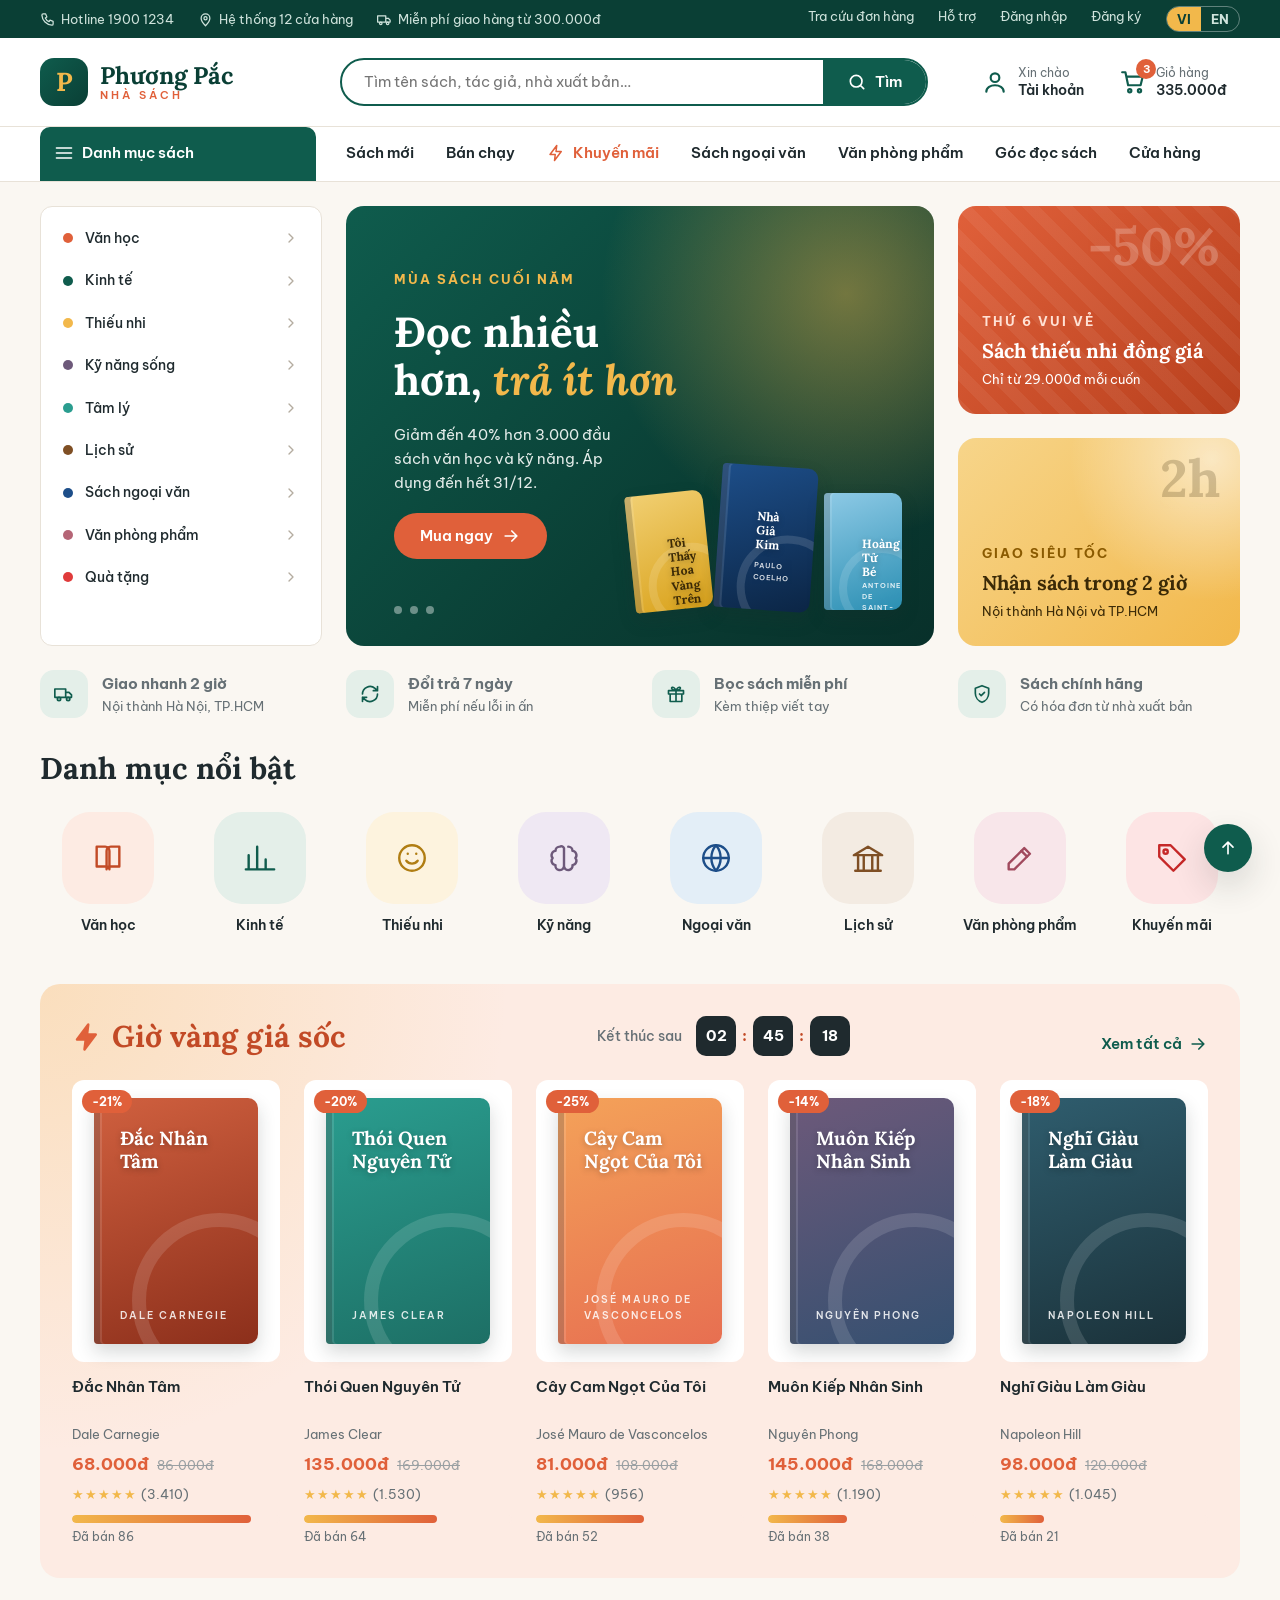
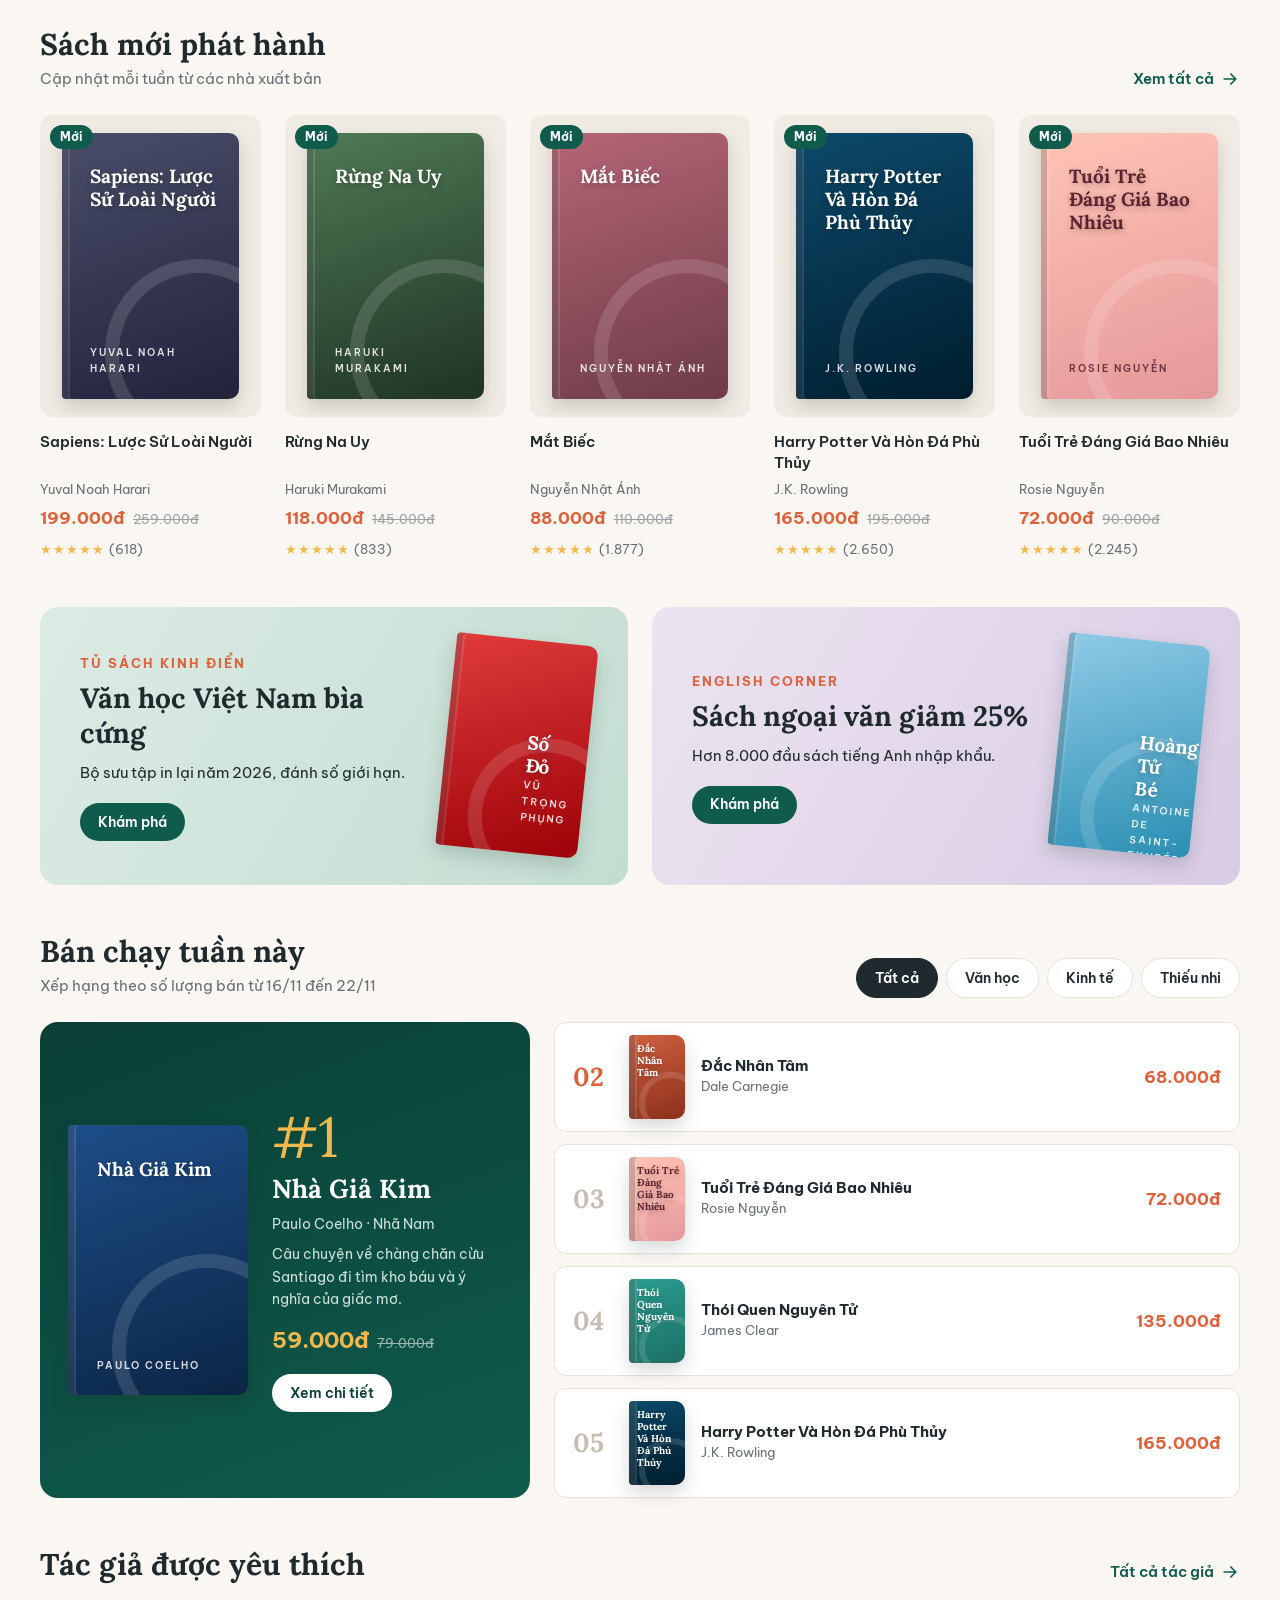
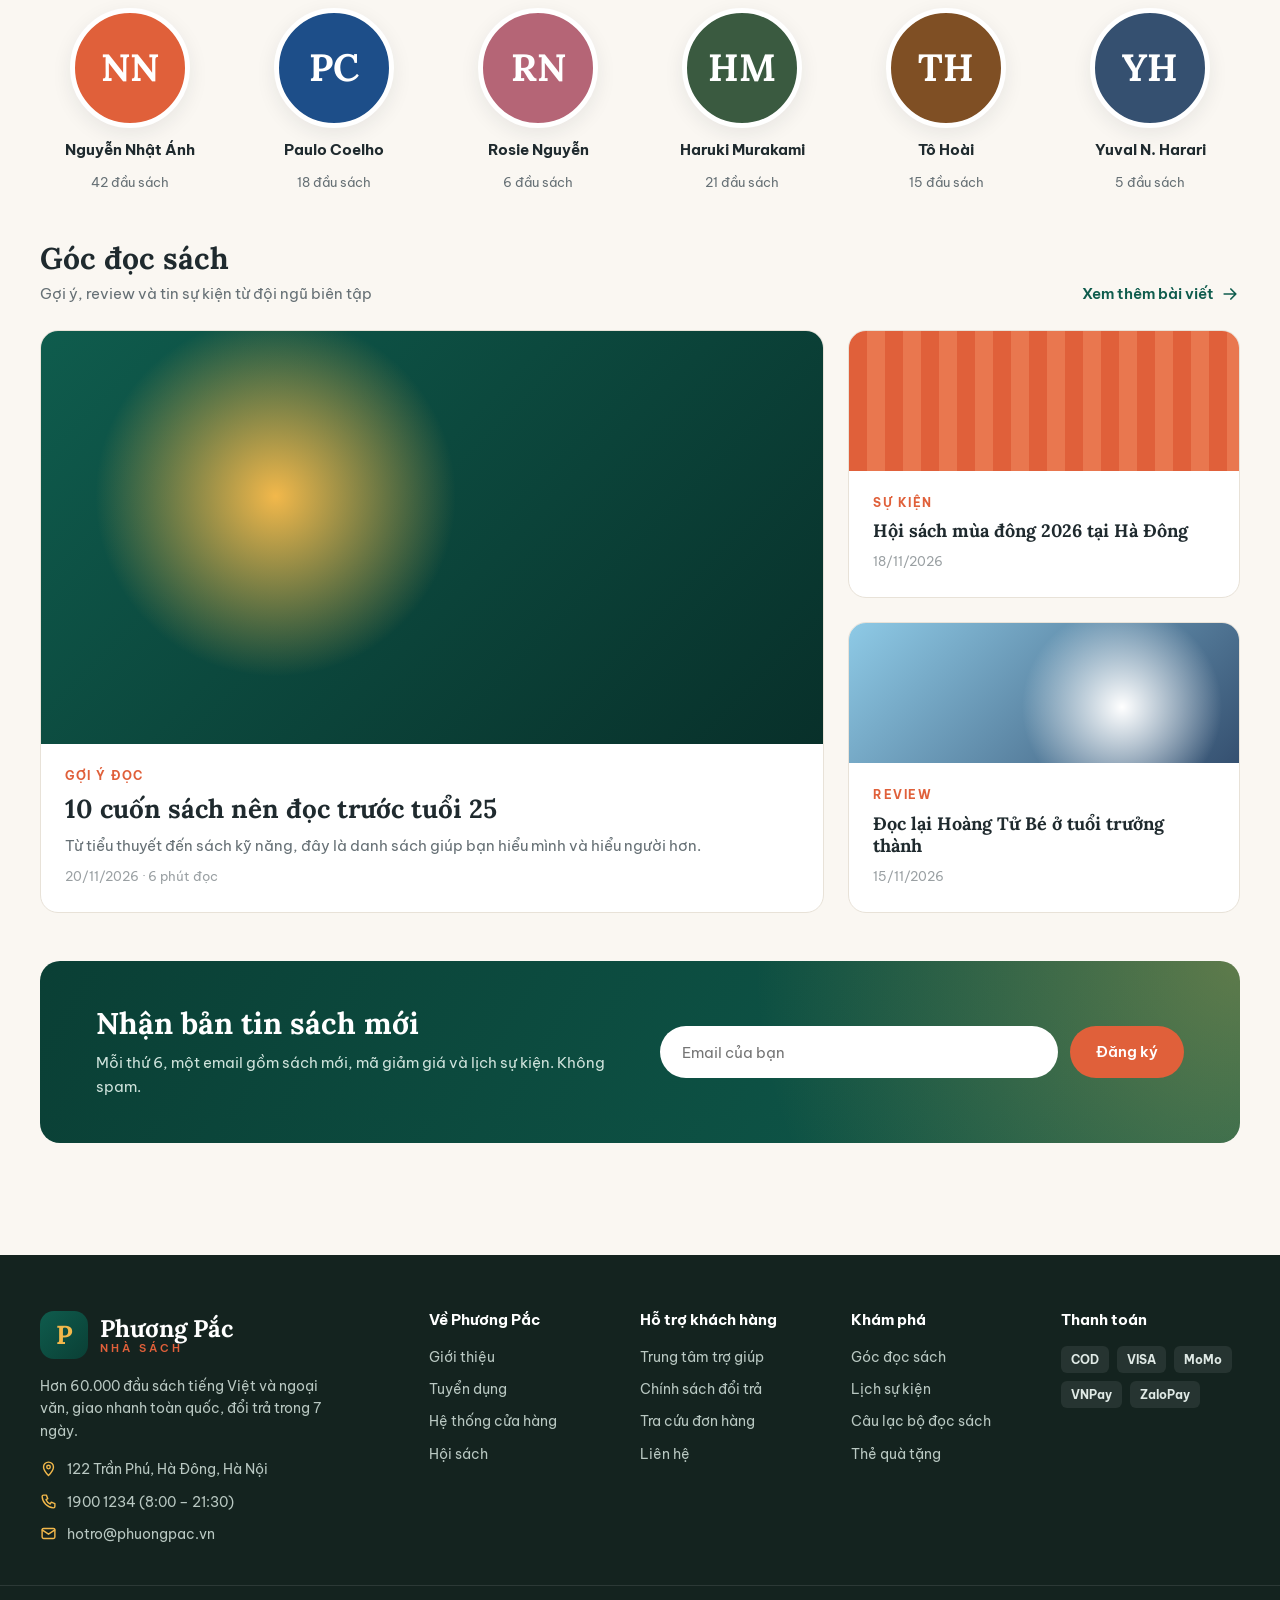
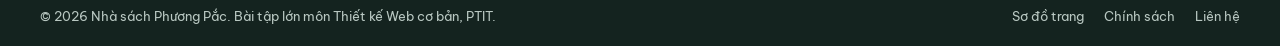
<file: index.html>
<!DOCTYPE html>
<html lang="vi">
<head>
  <meta charset="UTF-8">
  <meta name="viewport" content="width=device-width, initial-scale=1.0">
  <title>Nhà sách Phương Pắc | Sách hay giao nhanh</title>
  <link rel="preconnect" href="https://fonts.googleapis.com">
  <link rel="preconnect" href="https://fonts.gstatic.com" crossorigin>
  <link href="https://fonts.googleapis.com/css2?family=Be+Vietnam+Pro:wght@400;500;600;700;800&family=Lora:ital,wght@0,500;0,700;1,500;1,700&display=swap" rel="stylesheet">
  <link rel="stylesheet" href="css/bien.css">
  <link rel="stylesheet" href="css/chung.css">
  <link rel="stylesheet" href="css/nguoi-1.css">
</head>
<body>
<div class="thanh-tien-ich" id="dau">
  <div class="khung">
    <ul>
      <li><a href="tel:19001234"><svg class="icon" viewBox="0 0 24 24" aria-hidden="true"><path d="M5 3h4l2 5-2.5 1.5a11 11 0 0 0 6 6L16 13l5 2v4a2 2 0 0 1-2 2A17 17 0 0 1 3 5a2 2 0 0 1 2-2"/></svg>Hotline 1900 1234</a></li>
      <li><a href="cua-hang.html"><svg class="icon" viewBox="0 0 24 24" aria-hidden="true"><path d="M12 22s7-7 7-12a7 7 0 0 0-14 0c0 5 7 12 7 12z"/><circle cx="12" cy="10" r="2.5"/></svg>Hệ thống 12 cửa hàng</a></li>
      <li><svg class="icon" viewBox="0 0 24 24" aria-hidden="true"><path d="M1 6h13v10H1zM14 10h4l3 3v3h-7z"/><circle cx="6" cy="18" r="2"/><circle cx="17" cy="18" r="2"/></svg>Miễn phí giao hàng từ 300.000đ</li>
    </ul>
    <ul>
      <li><a href="tra-cuu-don.html">Tra cứu đơn hàng</a></li>
      <li><a href="tro-giup.html">Hỗ trợ</a></li>
      <li><a href="dang-nhap.html">Đăng nhập</a></li>
      <li><a href="dang-nhap.html#dang-ky">Đăng ký</a></li>
      <li class="chon-ngon-ngu" aria-label="Chọn ngôn ngữ"><a href="#" aria-current="true">VI</a><a href="#">EN</a></li>
    </ul>
  </div>
</div>
<header class="dau-trang">
  <div class="khung">
    <a class="logo" href="index.html" aria-label="Về trang chủ">
      <span class="logo__dau">P</span>
      <span class="logo__chu">Phương Pắc<small>Nhà sách</small></span>
    </a>
    <form class="tim-kiem" role="search" action="danh-muc.html">
      <input type="search" name="q" placeholder="Tìm tên sách, tác giả, nhà xuất bản…" aria-label="Tìm sách">
      <button type="submit"><svg class="icon" viewBox="0 0 24 24" aria-hidden="true"><circle cx="11" cy="11" r="7"/><path d="m20 20-3.5-3.5"/></svg>Tìm</button>
    </form>
    <nav class="tien-ich-phai" aria-label="Tài khoản và giỏ hàng">
      <a class="nut-icon" href="tai-khoan.html"><svg class="icon" viewBox="0 0 24 24" aria-hidden="true"><circle cx="12" cy="8" r="4"/><path d="M4 21c0-4 4-6 8-6s8 2 8 6"/></svg><span><small>Xin chào</small><b>Tài khoản</b></span></a>
      <a class="nut-icon" href="gio-hang.html"><svg class="icon" viewBox="0 0 24 24" aria-hidden="true"><circle cx="9" cy="20" r="1.5"/><circle cx="18" cy="20" r="1.5"/><path d="M2 3h3l2.5 12h11.5l2-8H6.2"/></svg><span class="so-dem">3</span><span><small>Giỏ hàng</small><b>335.000đ</b></span></a>
    </nav>
  </div>
</header>
<nav class="menu-chinh" aria-label="Điều hướng chính">
  <input type="checkbox" id="mo-menu" class="menu-check">
  <label for="mo-menu" class="lop-phu" aria-hidden="true"></label>
  <label for="mo-menu" class="nut-menu" aria-label="Mở menu"><svg class="icon" viewBox="0 0 24 24" aria-hidden="true"><path d="M3 6h18M3 12h18M3 18h18"/></svg></label>
  <div class="khung">
    <ul>
      <li class="dong-menu"><label for="mo-menu">✕ Đóng menu</label></li>
      <li class="nut-danh-muc"><a href="danh-muc.html"><svg class="icon" viewBox="0 0 24 24" aria-hidden="true"><path d="M3 6h18M3 12h18M3 18h18"/></svg>Danh mục sách</a>
        <div class="menu-lon"><div><h4>Văn học</h4><ul><li><a href="danh-muc.html">Tiểu thuyết</a></li><li><a href="danh-muc.html">Truyện ngắn</a></li><li><a href="danh-muc.html">Thơ</a></li><li><a href="danh-muc.html">Văn học kinh điển</a></li><li><a href="danh-muc.html">Light novel</a></li></ul></div><div><h4>Kinh tế</h4><ul><li><a href="danh-muc.html">Quản trị</a></li><li><a href="danh-muc.html">Marketing</a></li><li><a href="danh-muc.html">Khởi nghiệp</a></li><li><a href="danh-muc.html">Tài chính cá nhân</a></li><li><a href="danh-muc.html">Đầu tư</a></li></ul></div><div><h4>Thiếu nhi</h4><ul><li><a href="danh-muc.html">Truyện tranh</a></li><li><a href="danh-muc.html">Kiến thức</a></li><li><a href="danh-muc.html">Truyện cổ tích</a></li><li><a href="danh-muc.html">Sách tô màu</a></li><li><a href="danh-muc.html">Song ngữ</a></li></ul></div><div><h4>Kỹ năng sống</h4><ul><li><a href="danh-muc.html">Tâm lý</a></li><li><a href="danh-muc.html">Giao tiếp</a></li><li><a href="danh-muc.html">Tư duy</a></li><li><a href="danh-muc.html">Nuôi dạy con</a></li><li><a href="danh-muc.html">Sức khỏe</a></li></ul></div></div>
      </li>
      <li><a href="sach-moi-theo-tuan.html">Sách mới</a></li>
      <li><a href="xep-hang.html">Bán chạy</a></li>
      <li class="menu-noi-bat"><a href="khuyen-mai.html"><svg class="icon" viewBox="0 0 24 24" aria-hidden="true"><path d="M13 2 4 14h7l-1 8 9-12h-7z"/></svg>Khuyến mãi</a></li>
      <li><a href="danh-muc.html">Sách ngoại văn</a></li>
      <li><a href="chi-tiet-vpp.html">Văn phòng phẩm</a></li>
      <li><a href="goc-doc-sach.html">Góc đọc sách</a></li>
      <li><a href="cua-hang.html">Cửa hàng</a></li>
    </ul>
  </div>
</nav>

<main class="trang-chu">
<section class="khoi-dau">
  <div class="khung luoi-12">
    <nav class="cot-3 menu-doc" aria-label="Danh mục sách"><a href="danh-muc.html"><span class="cham-mau" style="background-color:#e0603a"></span>Văn học<svg class="icon" viewBox="0 0 24 24" aria-hidden="true"><path d="m9 6 6 6-6 6"/></svg></a><a href="danh-muc.html"><span class="cham-mau" style="background-color:#0f5c4d"></span>Kinh tế<svg class="icon" viewBox="0 0 24 24" aria-hidden="true"><path d="m9 6 6 6-6 6"/></svg></a><a href="danh-muc.html"><span class="cham-mau" style="background-color:#f2b84b"></span>Thiếu nhi<svg class="icon" viewBox="0 0 24 24" aria-hidden="true"><path d="m9 6 6 6-6 6"/></svg></a><a href="danh-muc.html"><span class="cham-mau" style="background-color:#6d597a"></span>Kỹ năng sống<svg class="icon" viewBox="0 0 24 24" aria-hidden="true"><path d="m9 6 6 6-6 6"/></svg></a><a href="danh-muc.html"><span class="cham-mau" style="background-color:#2a9d8f"></span>Tâm lý<svg class="icon" viewBox="0 0 24 24" aria-hidden="true"><path d="m9 6 6 6-6 6"/></svg></a><a href="danh-muc.html"><span class="cham-mau" style="background-color:#7f4f24"></span>Lịch sử<svg class="icon" viewBox="0 0 24 24" aria-hidden="true"><path d="m9 6 6 6-6 6"/></svg></a><a href="danh-muc.html"><span class="cham-mau" style="background-color:#1d4e89"></span>Sách ngoại văn<svg class="icon" viewBox="0 0 24 24" aria-hidden="true"><path d="m9 6 6 6-6 6"/></svg></a><a href="danh-muc.html"><span class="cham-mau" style="background-color:#b56576"></span>Văn phòng phẩm<svg class="icon" viewBox="0 0 24 24" aria-hidden="true"><path d="m9 6 6 6-6 6"/></svg></a><a href="danh-muc.html"><span class="cham-mau" style="background-color:#e03b3b"></span>Quà tặng<svg class="icon" viewBox="0 0 24 24" aria-hidden="true"><path d="m9 6 6 6-6 6"/></svg></a></nav>
    <div class="cot-6 banner-lon">
      <input class="chon-slide" type="radio" name="slide" id="slide-1" aria-label="Slide 1">
      <input class="chon-slide" type="radio" name="slide" id="slide-2" aria-label="Slide 2">
      <input class="chon-slide" type="radio" name="slide" id="slide-3" aria-label="Slide 3">
      <div class="slide-ray">
        <div class="slide slide--1">
          <span class="chu-nho-tren" style="color:var(--vang)">Mùa sách cuối năm</span>
          <h1>Đọc nhiều hơn, <em>trả ít hơn</em></h1>
          <p>Giảm đến 40% hơn 3.000 đầu sách văn học và kỹ năng. Áp dụng đến hết 31/12.</p>
          <a class="nut nut--cam" href="danh-muc.html">Mua ngay <svg class="icon" viewBox="0 0 24 24" aria-hidden="true"><path d="M5 12h14M13 6l6 6-6 6"/></svg></a>
          <div class="chong-sach"><div class="bia bia--6 "><span class="bia__ten">Tôi Thấy Hoa Vàng Trên Cỏ Xanh</span><span class="bia__tg">Nguyễn Nhật Ánh</span></div><div class="bia bia--1 "><span class="bia__ten">Nhà Giả Kim</span><span class="bia__tg">Paulo Coelho</span></div><div class="bia bia--10 "><span class="bia__ten">Hoàng Tử Bé</span><span class="bia__tg">Antoine de Saint-Exupéry</span></div></div>
        </div>
        <div class="slide slide--2">
          <span class="chu-nho-tren" style="color:#ffd6aa">Tủ sách kinh điển</span>
          <h2>Văn học Việt Nam <em>bìa cứng</em></h2>
          <p>Bộ sưu tập in lại năm 2026, đánh số giới hạn từng cuốn.</p>
          <a class="nut nut--cam" href="tu-sach-kinh-dien.html">Khám phá <svg class="icon" viewBox="0 0 24 24" aria-hidden="true"><path d="M5 12h14M13 6l6 6-6 6"/></svg></a>
          <div class="chong-sach"><div class="bia bia--13"><span class="bia__ten">Tắt Đèn</span><span class="bia__tg">Ngô Tất Tố</span></div><div class="bia bia--15"><span class="bia__ten">Số Đỏ</span><span class="bia__tg">Vũ Trọng Phụng</span></div><div class="bia bia--14"><span class="bia__ten">Dế Mèn Phiêu Lưu Ký</span><span class="bia__tg">Tô Hoài</span></div></div>
        </div>
        <div class="slide slide--3">
          <span class="chu-nho-tren" style="color:#c9d6ff">19 – 22/12 · Hà Đông</span>
          <h2>Hội sách <em>mùa đông</em> 2026</h2>
          <p>Bốn ngày ký tặng, giao lưu tác giả và gian hàng sách cũ.</p>
          <a class="nut nut--cam" href="hoi-sach.html">Đăng ký vé <svg class="icon" viewBox="0 0 24 24" aria-hidden="true"><path d="M5 12h14M13 6l6 6-6 6"/></svg></a>
          <div class="chong-sach"><div class="bia bia--9"><span class="bia__ten">Rừng Na Uy</span><span class="bia__tg">Haruki Murakami</span></div><div class="bia bia--8"><span class="bia__ten">Mắt Biếc</span><span class="bia__tg">Nguyễn Nhật Ánh</span></div><div class="bia bia--5"><span class="bia__ten">Muôn Kiếp Nhân Sinh</span><span class="bia__tg">Nguyên Phong</span></div></div>
        </div>
      </div>
      <div class="cham-trang">
        <label for="slide-1" aria-label="Xem slide 1"></label>
        <label for="slide-2" aria-label="Xem slide 2"></label>
        <label for="slide-3" aria-label="Xem slide 3"></label>
      </div>
    </div>
    <div class="cot-3">
      <a class="banner-nho banner-nho--cam" href="khuyen-mai.html"><span class="so-to">-50%</span><span class="chu-nho-tren" style="color:#ffe1d4">Thứ 6 vui vẻ</span><h3>Sách thiếu nhi đồng giá</h3><p>Chỉ từ 29.000đ mỗi cuốn</p></a>
      <a class="banner-nho banner-nho--vang" href="danh-muc.html"><span class="so-to">2h</span><span class="chu-nho-tren" style="color:#8a5a00">Giao siêu tốc</span><h3>Nhận sách trong 2 giờ</h3><p>Nội thành Hà Nội và TP.HCM</p></a>
    </div>
  </div>
  <ul class="khung cam-ket">
    <li><span class="vong-icon"><svg class="icon" viewBox="0 0 24 24" aria-hidden="true"><path d="M1 6h13v10H1zM14 10h4l3 3v3h-7z"/><circle cx="6" cy="18" r="2"/><circle cx="17" cy="18" r="2"/></svg></span><span><b>Giao nhanh 2 giờ</b><span>Nội thành Hà Nội, TP.HCM</span></span></li>
    <li><span class="vong-icon"><svg class="icon" viewBox="0 0 24 24" aria-hidden="true"><path d="M3 12a9 9 0 0 1 15-6.7L21 8M21 3v5h-5M21 12a9 9 0 0 1-15 6.7L3 16M3 21v-5h5"/></svg></span><span><b>Đổi trả 7 ngày</b><span>Miễn phí nếu lỗi in ấn</span></span></li>
    <li><span class="vong-icon"><svg class="icon" viewBox="0 0 24 24" aria-hidden="true"><path d="M3 8h18v4H3zM5 12v9h14v-9M12 8v13M12 8S10 3 7.5 4 9 8 12 8zM12 8s2-5 4.5-4S15 8 12 8z"/></svg></span><span><b>Bọc sách miễn phí</b><span>Kèm thiệp viết tay</span></span></li>
    <li><span class="vong-icon"><svg class="icon" viewBox="0 0 24 24" aria-hidden="true"><path d="M12 2 4 5v6c0 5 3.5 9.5 8 11 4.5-1.5 8-6 8-11V5z"/><path d="m9 12 2 2 4-4"/></svg></span><span><b>Sách chính hãng</b><span>Có hóa đơn từ nhà xuất bản</span></span></li>
  </ul>
</section>

<section class="muc muc--sat">
  <div class="khung">
    <div class="tieu-de-muc"><div><h2>Danh mục nổi bật</h2></div></div>
    <nav class="o-nhanh" aria-label="Liên kết nhanh"><a href="danh-muc.html"><span class="vong" style="background-color:#fdebe3;color:#c24a26"><svg class="icon" viewBox="0 0 24 24" aria-hidden="true"><path d="M4 4h6a3 3 0 0 1 3 3v13a2 2 0 0 0-2-2H4zM20 4h-6a3 3 0 0 0-3 3v13a2 2 0 0 1 2-2h7z"/></svg></span>Văn học</a><a href="danh-muc.html"><span class="vong" style="background-color:#e4efe9;color:#0f5c4d"><svg class="icon" viewBox="0 0 24 24" aria-hidden="true"><path d="M4 20V10M10 20V4M16 20v-7M22 20H2"/></svg></span>Kinh tế</a><a href="danh-muc.html"><span class="vong" style="background-color:#fdf3de;color:#b07d12"><svg class="icon" viewBox="0 0 24 24" aria-hidden="true"><circle cx="12" cy="12" r="9"/><path d="M8 14s1.5 2 4 2 4-2 4-2M9 9h.01M15 9h.01"/></svg></span>Thiếu nhi</a><a href="danh-muc.html"><span class="vong" style="background-color:#efe8f3;color:#6d597a"><svg class="icon" viewBox="0 0 24 24" aria-hidden="true"><path d="M9 4a3 3 0 0 0-3 3 3 3 0 0 0-2 5 3 3 0 0 0 2 5 3 3 0 0 0 6 1V5a2 2 0 0 0-3-1zM15 4a3 3 0 0 1 3 3 3 3 0 0 1 2 5 3 3 0 0 1-2 5 3 3 0 0 1-6 1"/></svg></span>Kỹ năng</a><a href="danh-muc.html"><span class="vong" style="background-color:#e3eef7;color:#1d4e89"><svg class="icon" viewBox="0 0 24 24" aria-hidden="true"><circle cx="12" cy="12" r="9"/><path d="M3 12h18M12 3a14 14 0 0 1 0 18M12 3a14 14 0 0 0 0 18"/></svg></span>Ngoại văn</a><a href="danh-muc.html"><span class="vong" style="background-color:#f3ebe2;color:#7f4f24"><svg class="icon" viewBox="0 0 24 24" aria-hidden="true"><path d="M3 21h18M5 21V10M19 21V10M9 21V10M15 21V10M2 10l10-6 10 6z"/></svg></span>Lịch sử</a><a href="danh-muc.html"><span class="vong" style="background-color:#f8e6ea;color:#a14a5e"><svg class="icon" viewBox="0 0 24 24" aria-hidden="true"><path d="M4 20h4L19 9l-4-4L4 16z"/><path d="m13 7 4 4"/></svg></span>Văn phòng phẩm</a><a href="danh-muc.html"><span class="vong" style="background-color:#fde4e4;color:#c62828"><svg class="icon" viewBox="0 0 24 24" aria-hidden="true"><path d="M3 3h8l10 10-8 8L3 11z"/><circle cx="7.5" cy="7.5" r="1.5"/></svg></span>Khuyến mãi</a></nav>
  </div>
</section>

<section class="muc muc--sat">
  <div class="khung flash-sale">
    <div class="tieu-de-muc">
      <h2><svg class="icon" viewBox="0 0 24 24" aria-hidden="true"><path d="M13 2 4 14h7l-1 8 9-12h-7z"/></svg>Giờ vàng giá sốc</h2>
      <div class="dem-nguoc"><small>Kết thúc sau</small><span>02</span>:<span>45</span>:<span>18</span></div>
      <a class="xem-tat-ca" href="khuyen-mai.html">Xem tất cả <svg class="icon" viewBox="0 0 24 24" aria-hidden="true"><path d="M5 12h14M13 6l6 6-6 6"/></svg></a>
    </div>
    <div class="luoi-sach"><article class="the-sach">
  <a class="the-sach__anh" href="chi-tiet-sach.html"><span class="nhan-giam">-21%</span><div class="bia bia--2 "><span class="bia__ten">Đắc Nhân Tâm</span><span class="bia__tg">Dale Carnegie</span></div></a>
  <h3 class="the-sach__ten"><a href="chi-tiet-sach.html">Đắc Nhân Tâm</a></h3>
  <p class="the-sach__tac-gia">Dale Carnegie</p>
  <p class="gia"><strong>68.000đ</strong><del>86.000đ</del></p>
  <p class="sao">★★★★★<span>(3.410)</span></p><div class="da-ban"><div class="da-ban__thanh"><span style="width:86%"></span></div><p>Đã bán 86</p></div>
</article><article class="the-sach">
  <a class="the-sach__anh" href="chi-tiet-sach.html"><span class="nhan-giam">-20%</span><div class="bia bia--3 "><span class="bia__ten">Thói Quen Nguyên Tử</span><span class="bia__tg">James Clear</span></div></a>
  <h3 class="the-sach__ten"><a href="chi-tiet-sach.html">Thói Quen Nguyên Tử</a></h3>
  <p class="the-sach__tac-gia">James Clear</p>
  <p class="gia"><strong>135.000đ</strong><del>169.000đ</del></p>
  <p class="sao">★★★★★<span>(1.530)</span></p><div class="da-ban"><div class="da-ban__thanh"><span style="width:64%"></span></div><p>Đã bán 64</p></div>
</article><article class="the-sach">
  <a class="the-sach__anh" href="chi-tiet-sach.html"><span class="nhan-giam">-25%</span><div class="bia bia--4 "><span class="bia__ten">Cây Cam Ngọt Của Tôi</span><span class="bia__tg">José Mauro de Vasconcelos</span></div></a>
  <h3 class="the-sach__ten"><a href="chi-tiet-sach.html">Cây Cam Ngọt Của Tôi</a></h3>
  <p class="the-sach__tac-gia">José Mauro de Vasconcelos</p>
  <p class="gia"><strong>81.000đ</strong><del>108.000đ</del></p>
  <p class="sao">★★★★★<span>(956)</span></p><div class="da-ban"><div class="da-ban__thanh"><span style="width:52%"></span></div><p>Đã bán 52</p></div>
</article><article class="the-sach">
  <a class="the-sach__anh" href="chi-tiet-sach.html"><span class="nhan-giam">-14%</span><div class="bia bia--5 "><span class="bia__ten">Muôn Kiếp Nhân Sinh</span><span class="bia__tg">Nguyên Phong</span></div></a>
  <h3 class="the-sach__ten"><a href="chi-tiet-sach.html">Muôn Kiếp Nhân Sinh</a></h3>
  <p class="the-sach__tac-gia">Nguyên Phong</p>
  <p class="gia"><strong>145.000đ</strong><del>168.000đ</del></p>
  <p class="sao">★★★★★<span>(1.190)</span></p><div class="da-ban"><div class="da-ban__thanh"><span style="width:38%"></span></div><p>Đã bán 38</p></div>
</article><article class="the-sach">
  <a class="the-sach__anh" href="chi-tiet-sach.html"><span class="nhan-giam">-18%</span><div class="bia bia--7 "><span class="bia__ten">Nghĩ Giàu Làm Giàu</span><span class="bia__tg">Napoleon Hill</span></div></a>
  <h3 class="the-sach__ten"><a href="chi-tiet-sach.html">Nghĩ Giàu Làm Giàu</a></h3>
  <p class="the-sach__tac-gia">Napoleon Hill</p>
  <p class="gia"><strong>98.000đ</strong><del>120.000đ</del></p>
  <p class="sao">★★★★★<span>(1.045)</span></p><div class="da-ban"><div class="da-ban__thanh"><span style="width:21%"></span></div><p>Đã bán 21</p></div>
</article></div>
  </div>
</section>

<section class="muc muc--sat">
  <div class="khung">
    <div class="tieu-de-muc">
      <div><h2>Sách mới phát hành</h2><p>Cập nhật mỗi tuần từ các nhà xuất bản</p></div>
      <a class="xem-tat-ca" href="sach-moi-theo-tuan.html">Xem tất cả <svg class="icon" viewBox="0 0 24 24" aria-hidden="true"><path d="M5 12h14M13 6l6 6-6 6"/></svg></a>
    </div>
    <div class="luoi-sach"><article class="the-sach">
  <a class="the-sach__anh" href="chi-tiet-sach.html"><span class="nhan-giam nhan-giam--moi">Mới</span><div class="bia bia--12 "><span class="bia__ten">Sapiens: Lược Sử Loài Người</span><span class="bia__tg">Yuval Noah Harari</span></div></a>
  <h3 class="the-sach__ten"><a href="chi-tiet-sach.html">Sapiens: Lược Sử Loài Người</a></h3>
  <p class="the-sach__tac-gia">Yuval Noah Harari</p>
  <p class="gia"><strong>199.000đ</strong><del>259.000đ</del></p>
  <p class="sao">★★★★★<span>(618)</span></p>
</article><article class="the-sach">
  <a class="the-sach__anh" href="chi-tiet-sach.html"><span class="nhan-giam nhan-giam--moi">Mới</span><div class="bia bia--9 "><span class="bia__ten">Rừng Na Uy</span><span class="bia__tg">Haruki Murakami</span></div></a>
  <h3 class="the-sach__ten"><a href="chi-tiet-sach.html">Rừng Na Uy</a></h3>
  <p class="the-sach__tac-gia">Haruki Murakami</p>
  <p class="gia"><strong>118.000đ</strong><del>145.000đ</del></p>
  <p class="sao">★★★★★<span>(833)</span></p>
</article><article class="the-sach">
  <a class="the-sach__anh" href="chi-tiet-sach.html"><span class="nhan-giam nhan-giam--moi">Mới</span><div class="bia bia--8 "><span class="bia__ten">Mắt Biếc</span><span class="bia__tg">Nguyễn Nhật Ánh</span></div></a>
  <h3 class="the-sach__ten"><a href="chi-tiet-sach.html">Mắt Biếc</a></h3>
  <p class="the-sach__tac-gia">Nguyễn Nhật Ánh</p>
  <p class="gia"><strong>88.000đ</strong><del>110.000đ</del></p>
  <p class="sao">★★★★★<span>(1.877)</span></p>
</article><article class="the-sach">
  <a class="the-sach__anh" href="chi-tiet-sach.html"><span class="nhan-giam nhan-giam--moi">Mới</span><div class="bia bia--16 "><span class="bia__ten">Harry Potter Và Hòn Đá Phù Thủy</span><span class="bia__tg">J.K. Rowling</span></div></a>
  <h3 class="the-sach__ten"><a href="chi-tiet-sach.html">Harry Potter Và Hòn Đá Phù Thủy</a></h3>
  <p class="the-sach__tac-gia">J.K. Rowling</p>
  <p class="gia"><strong>165.000đ</strong><del>195.000đ</del></p>
  <p class="sao">★★★★★<span>(2.650)</span></p>
</article><article class="the-sach">
  <a class="the-sach__anh" href="chi-tiet-sach.html"><span class="nhan-giam nhan-giam--moi">Mới</span><div class="bia bia--11 "><span class="bia__ten">Tuổi Trẻ Đáng Giá Bao Nhiêu</span><span class="bia__tg">Rosie Nguyễn</span></div></a>
  <h3 class="the-sach__ten"><a href="chi-tiet-sach.html">Tuổi Trẻ Đáng Giá Bao Nhiêu</a></h3>
  <p class="the-sach__tac-gia">Rosie Nguyễn</p>
  <p class="gia"><strong>72.000đ</strong><del>90.000đ</del></p>
  <p class="sao">★★★★★<span>(2.245)</span></p>
</article></div>
  </div>
</section>

<section class="muc muc--sat">
  <div class="khung luoi-12">
    <a class="cot-6 banner-doi banner-doi--xanh" href="tu-sach-kinh-dien.html">
      <div><span class="chu-nho-tren">Tủ sách kinh điển</span><h3>Văn học Việt Nam bìa cứng</h3><p>Bộ sưu tập in lại năm 2026, đánh số giới hạn.</p><span class="nut nut--chinh nut--nho">Khám phá</span></div>
      <div class="bia bia--15 "><span class="bia__ten">Số Đỏ</span><span class="bia__tg">Vũ Trọng Phụng</span></div>
    </a>
    <a class="cot-6 banner-doi banner-doi--tim" href="danh-muc.html">
      <div><span class="chu-nho-tren">English corner</span><h3>Sách ngoại văn giảm 25%</h3><p>Hơn 8.000 đầu sách tiếng Anh nhập khẩu.</p><span class="nut nut--chinh nut--nho">Khám phá</span></div>
      <div class="bia bia--10 "><span class="bia__ten">Hoàng Tử Bé</span><span class="bia__tg">Antoine de Saint-Exupéry</span></div>
    </a>
  </div>
</section>

<section class="muc muc--sat">
  <div class="khung">
    <div class="tieu-de-muc">
      <div><h2>Bán chạy tuần này</h2><p>Xếp hạng theo số lượng bán từ 16/11 đến 22/11</p></div>
      <div class="the-tab"><a class="dang-chon" href="xep-hang.html">Tất cả</a><a href="xep-hang.html">Văn học</a><a href="xep-hang.html">Kinh tế</a><a href="xep-hang.html">Thiếu nhi</a></div>
    </div>
    <div class="xep-hang">
      <a class="top-1" href="chi-tiet-sach.html">
        <div class="bia bia--1 "><span class="bia__ten">Nhà Giả Kim</span><span class="bia__tg">Paulo Coelho</span></div>
        <div><span class="so-hang">#1</span><h3>Nhà Giả Kim</h3><p>Paulo Coelho · Nhã Nam</p><p style="margin-top:8px">Câu chuyện về chàng chăn cừu Santiago đi tìm kho báu và ý nghĩa của giấc mơ.</p>
        <p class="gia" style="margin-top:12px"><strong>59.000đ</strong><del>79.000đ</del></p><span class="nut nut--trang nut--nho">Xem chi tiết</span></div>
      </a>
      <div class="ds-hang"><a class="dong-hang" href="chi-tiet-sach.html"><span class="so-hang">02</span><div class="bia bia--2 bia--nho"><span class="bia__ten">Đắc Nhân Tâm</span><span class="bia__tg">Dale Carnegie</span></div>
<span><h4>Đắc Nhân Tâm</h4><p>Dale Carnegie</p></span><span class="gia"><strong>68.000đ</strong></span></a><a class="dong-hang" href="chi-tiet-sach.html"><span class="so-hang">03</span><div class="bia bia--11 bia--nho"><span class="bia__ten">Tuổi Trẻ Đáng Giá Bao Nhiêu</span><span class="bia__tg">Rosie Nguyễn</span></div>
<span><h4>Tuổi Trẻ Đáng Giá Bao Nhiêu</h4><p>Rosie Nguyễn</p></span><span class="gia"><strong>72.000đ</strong></span></a><a class="dong-hang" href="chi-tiet-sach.html"><span class="so-hang">04</span><div class="bia bia--3 bia--nho"><span class="bia__ten">Thói Quen Nguyên Tử</span><span class="bia__tg">James Clear</span></div>
<span><h4>Thói Quen Nguyên Tử</h4><p>James Clear</p></span><span class="gia"><strong>135.000đ</strong></span></a><a class="dong-hang" href="chi-tiet-sach.html"><span class="so-hang">05</span><div class="bia bia--16 bia--nho"><span class="bia__ten">Harry Potter Và Hòn Đá Phù Thủy</span><span class="bia__tg">J.K. Rowling</span></div>
<span><h4>Harry Potter Và Hòn Đá Phù Thủy</h4><p>J.K. Rowling</p></span><span class="gia"><strong>165.000đ</strong></span></a></div>
    </div>
  </div>
</section>

<section class="muc muc--sat">
  <div class="khung">
    <div class="tieu-de-muc"><div><h2>Tác giả được yêu thích</h2></div><a class="xem-tat-ca" href="tac-gia-a-z.html">Tất cả tác giả <svg class="icon" viewBox="0 0 24 24" aria-hidden="true"><path d="M5 12h14M13 6l6 6-6 6"/></svg></a></div>
    <div class="tac-gia"><a href="tac-gia.html"><span class="anh-tg" style="background-color:#e0603a">NN</span><b>Nguyễn Nhật Ánh</b><span>42 đầu sách</span></a><a href="tac-gia.html"><span class="anh-tg" style="background-color:#1d4e89">PC</span><b>Paulo Coelho</b><span>18 đầu sách</span></a><a href="tac-gia.html"><span class="anh-tg" style="background-color:#b56576">RN</span><b>Rosie Nguyễn</b><span>6 đầu sách</span></a><a href="tac-gia.html"><span class="anh-tg" style="background-color:#3a5a40">HM</span><b>Haruki Murakami</b><span>21 đầu sách</span></a><a href="tac-gia.html"><span class="anh-tg" style="background-color:#7f4f24">TH</span><b>Tô Hoài</b><span>15 đầu sách</span></a><a href="tac-gia.html"><span class="anh-tg" style="background-color:#355070">YH</span><b>Yuval N. Harari</b><span>5 đầu sách</span></a></div>
  </div>
</section>

<section class="muc muc--sat">
  <div class="khung">
    <div class="tieu-de-muc"><div><h2>Góc đọc sách</h2><p>Gợi ý, review và tin sự kiện từ đội ngũ biên tập</p></div><a class="xem-tat-ca" href="goc-doc-sach.html">Xem thêm bài viết <svg class="icon" viewBox="0 0 24 24" aria-hidden="true"><path d="M5 12h14M13 6l6 6-6 6"/></svg></a></div>
    <div class="luoi-bai">
      <a class="bai-lon" href="bai-viet.html"><div class="anh-bai anh-bai--1"></div><div class="nd-bai"><span class="loai-bai">Gợi ý đọc</span><h3>10 cuốn sách nên đọc trước tuổi 25</h3><p class="mo-ta">Từ tiểu thuyết đến sách kỹ năng, đây là danh sách giúp bạn hiểu mình và hiểu người hơn.</p><span class="ngay-bai">20/11/2026 · 6 phút đọc</span></div></a>
      <div class="cot-nho">
        <a class="bai-nho" href="bai-viet.html"><div class="anh-bai anh-bai--2"></div><div class="nd-bai"><span class="loai-bai">Sự kiện</span><h3>Hội sách mùa đông 2026 tại Hà Đông</h3><span class="ngay-bai">18/11/2026</span></div></a>
        <a class="bai-nho" href="bai-viet.html"><div class="anh-bai anh-bai--3"></div><div class="nd-bai"><span class="loai-bai">Review</span><h3>Đọc lại Hoàng Tử Bé ở tuổi trưởng thành</h3><span class="ngay-bai">15/11/2026</span></div></a>
      </div>
    </div>
  </div>
</section>

<section class="muc muc--sat">
  <div class="khung nhan-tin">
    <div><h2>Nhận bản tin sách mới</h2><p>Mỗi thứ 6, một email gồm sách mới, mã giảm giá và lịch sự kiện. Không spam.</p></div>
    <form action="index.html"><input class="o-nhap" type="email" placeholder="Email của bạn" aria-label="Email"><button class="nut nut--cam" type="submit">Đăng ký</button></form>
  </div>
</section>
</main>

<footer class="chan-trang">
  <div class="khung chan-trang__tren">
    <div class="chan-trang__gioi-thieu">
      <a class="logo" href="index.html"><span class="logo__dau">P</span><span class="logo__chu">Phương Pắc<small>Nhà sách</small></span></a>
      <p>Hơn 60.000 đầu sách tiếng Việt và ngoại văn, giao nhanh toàn quốc, đổi trả trong 7 ngày.</p>
      <ul class="lien-he-nhanh">
        <li><svg class="icon" viewBox="0 0 24 24" aria-hidden="true"><path d="M12 22s7-7 7-12a7 7 0 0 0-14 0c0 5 7 12 7 12z"/><circle cx="12" cy="10" r="2.5"/></svg><span>122 Trần Phú, Hà Đông, Hà Nội</span></li>
        <li><svg class="icon" viewBox="0 0 24 24" aria-hidden="true"><path d="M5 3h4l2 5-2.5 1.5a11 11 0 0 0 6 6L16 13l5 2v4a2 2 0 0 1-2 2A17 17 0 0 1 3 5a2 2 0 0 1 2-2"/></svg><span>1900 1234 (8:00 – 21:30)</span></li>
        <li><svg class="icon" viewBox="0 0 24 24" aria-hidden="true"><rect x="3" y="5" width="18" height="14" rx="2"/><path d="m3 7 9 6 9-6"/></svg><span>hotro@phuongpac.vn</span></li>
      </ul>
    </div>
    <div>
      <h4>Về Phương Pắc</h4>
      <ul>
        <li><a href="gioi-thieu.html">Giới thiệu</a></li>
        <li><a href="tuyen-dung.html">Tuyển dụng</a></li>
        <li><a href="cua-hang.html">Hệ thống cửa hàng</a></li>
        <li><a href="hoi-sach.html">Hội sách</a></li>
      </ul>
    </div>
    <div>
      <h4>Hỗ trợ khách hàng</h4>
      <ul>
        <li><a href="tro-giup.html">Trung tâm trợ giúp</a></li>
        <li><a href="chinh-sach.html">Chính sách đổi trả</a></li>
        <li><a href="tra-cuu-don.html">Tra cứu đơn hàng</a></li>
        <li><a href="lien-he.html">Liên hệ</a></li>
      </ul>
    </div>
    <div>
      <h4>Khám phá</h4>
      <ul>
        <li><a href="goc-doc-sach.html">Góc đọc sách</a></li>
        <li><a href="lich-su-kien.html">Lịch sự kiện</a></li>
        <li><a href="cau-lac-bo.html">Câu lạc bộ đọc sách</a></li>
        <li><a href="the-qua-tang.html">Thẻ quà tặng</a></li>
      </ul>
    </div>
    <div>
      <h4>Thanh toán</h4>
      <div class="thanh-toan-icon"><span>COD</span><span>VISA</span><span>MoMo</span><span>VNPay</span><span>ZaloPay</span></div>
    </div>
  </div>
  <div class="chan-trang__duoi">
    <div class="khung">
      <p>© 2026 Nhà sách Phương Pắc. Bài tập lớn môn Thiết kế Web cơ bản, PTIT.</p>
      <ul>
        <li><a href="so-do-trang.html">Sơ đồ trang</a></li>
        <li><a href="chinh-sach.html">Chính sách</a></li>
        <li><a href="lien-he.html">Liên hệ</a></li>
      </ul>
    </div>
  </div>
</footer>
<a class="len-dau" href="#dau" aria-label="Về đầu trang"><svg class="icon" viewBox="0 0 24 24" aria-hidden="true"><path d="M12 19V5M6 11l6-6 6 6"/></svg></a>
</body>
</html>
</file>
<file: css/bien.css>
/* Design tokens shared by the whole team: colours, fonts, radius, shadows.
   Tell the team before changing anything, and do it on a chung/... branch. */

:root {
  --xanh: #0f5c4d;
  --xanh-dam: #0a3f35;
  --xanh-nhat: #e4efe9;
  --cam: #e0603a;
  --cam-dam: #c24a26;
  --cam-nhat: #fdebe3;
  --vang: #f2b84b;
  --vang-nhat: #fdf3de;
  --nen: #faf7f2;
  --trang: #ffffff;
  --chu: #1f2a2e;
  --chu-phu: #667075;
  --vien: #e8e2d8;
  --font-tieu-de: "Lora", Georgia, serif;
  --font-chu: "Be Vietnam Pro", Arial, sans-serif;
  --bo-goc: 12px;
  --bong: 0 6px 20px rgba(31, 42, 46, 0.08);
  --bong-dam: 0 14px 34px rgba(31, 42, 46, 0.16);
}
</file>
<file: css/chung.css>
/* Shared styles: base, 12-column grid, components, header, navigation, footer.
   Change only on a chung/... branch, never inside a page branch. */


* { box-sizing: border-box; }

html { scroll-behavior: smooth; }

body {
  margin: 0;
  background-color: var(--nen);
  color: var(--chu);
  font-family: var(--font-chu);
  font-size: 15px;
  line-height: 1.6;
}

a { color: inherit; text-decoration: none; }
img { max-width: 100%; display: block; }
h1, h2, h3, h4 { margin: 0; line-height: 1.25; }
p { margin: 0; }
ul { margin: 0; padding: 0; list-style: none; }
button, input, select, textarea { font: inherit; color: inherit; }

.icon {
  width: 20px;
  height: 20px;
  fill: none;
  stroke: currentColor;
  stroke-width: 2;
  stroke-linecap: round;
  stroke-linejoin: round;
  flex-shrink: 0;
}

/* 12-column grid, 1200px container */
.khung {
  width: min(1200px, 100% - 48px);
  margin-left: auto;
  margin-right: auto;
}

.luoi-12 {
  display: grid;
  grid-template-columns: repeat(12, 1fr);
  gap: 24px;
}

.cot-3 { grid-column: span 3; }
.cot-4 { grid-column: span 4; }
.cot-5 { grid-column: span 5; }
.cot-6 { grid-column: span 6; }
.cot-7 { grid-column: span 7; }
.cot-8 { grid-column: span 8; }
.cot-9 { grid-column: span 9; }
.cot-12 { grid-column: span 12; }

.muc { padding: 48px 0; }
.muc--sat { padding-top: 0; }

/* Buttons and form fields */
.nut {
  display: inline-flex;
  align-items: center;
  justify-content: center;
  gap: 8px;
  height: 46px;
  padding: 0 24px;
  border: 2px solid transparent;
  border-radius: 999px;
  font-weight: 600;
  white-space: nowrap;
  cursor: pointer;
  transition: background-color 0.2s, transform 0.2s;
}
.nut:hover { transform: translateY(-1px); }
.nut--chinh { background-color: var(--xanh); color: var(--trang); }
.nut--chinh:hover { background-color: var(--xanh-dam); }
.nut--cam { background-color: var(--cam); color: var(--trang); }
.nut--cam:hover { background-color: var(--cam-dam); }
.nut--vien { border-color: var(--xanh); color: var(--xanh); background-color: transparent; }
.nut--vien:hover { background-color: var(--xanh-nhat); }
.nut--trang { background-color: var(--trang); color: var(--xanh-dam); }
.nut--rong { width: 100%; }
.nut--nho { height: 38px; padding: 0 16px; font-size: 14px; }

.o-nhap {
  width: 100%;
  height: 46px;
  padding: 0 16px;
  border: 1px solid var(--vien);
  border-radius: 10px;
  background-color: var(--trang);
}
.o-nhap:focus { outline: 2px solid var(--xanh); outline-offset: 1px; border-color: transparent; }
textarea.o-nhap { height: 110px; padding: 12px 16px; resize: vertical; }

.nhan-o {
  display: block;
  margin-bottom: 6px;
  font-size: 14px;
  font-weight: 600;
}

.the-trang {
  background-color: var(--trang);
  border: 1px solid var(--vien);
  border-radius: var(--bo-goc);
  padding: 24px;
}

/* Section headings */
.tieu-de-muc {
  display: flex;
  align-items: flex-end;
  justify-content: space-between;
  gap: 16px;
  margin-bottom: 24px;
}
.tieu-de-muc h2 {
  font-family: var(--font-tieu-de);
  font-size: 30px;
  font-weight: 700;
}
.tieu-de-muc p { color: var(--chu-phu); margin-top: 4px; }
.xem-tat-ca {
  display: inline-flex;
  align-items: center;
  gap: 6px;
  color: var(--xanh);
  font-weight: 600;
  white-space: nowrap;
}
.xem-tat-ca:hover { text-decoration: underline; }

.chu-nho-tren {
  display: inline-block;
  color: var(--cam);
  font-size: 13px;
  font-weight: 700;
  letter-spacing: 2px;
  text-transform: uppercase;
}

/* Utility navigation: top bar */
.thanh-tien-ich {
  background-color: var(--xanh-dam);
  color: #cfe3dc;
  font-size: 13px;
}
.thanh-tien-ich .khung {
  display: flex;
  justify-content: space-between;
  align-items: center;
  height: 38px;
}
.thanh-tien-ich ul { display: flex; gap: 24px; }
.thanh-tien-ich a:hover { color: var(--trang); }
.thanh-tien-ich .icon { width: 15px; height: 15px; vertical-align: -3px; margin-right: 6px; }

/* Header: logo, search, account, cart */
.dau-trang {
  background-color: var(--trang);
  border-bottom: 1px solid var(--vien);
}
.dau-trang .khung {
  display: grid;
  grid-template-columns: 260px 1fr auto;
  align-items: center;
  gap: 40px;
  height: 88px;
}

.logo { display: flex; align-items: center; gap: 12px; }
.logo__dau {
  display: grid;
  place-items: center;
  width: 48px;
  height: 48px;
  border-radius: 14px;
  background: linear-gradient(135deg, var(--xanh) 0%, var(--xanh-dam) 100%);
  color: var(--vang);
  font-family: var(--font-tieu-de);
  font-size: 26px;
  font-weight: 700;
}
.logo__chu {
  font-family: var(--font-tieu-de);
  font-size: 24px;
  font-weight: 700;
  color: var(--xanh-dam);
  line-height: 1.1;
}
.logo__chu small {
  display: block;
  font-family: var(--font-chu);
  font-size: 11px;
  font-weight: 600;
  letter-spacing: 3px;
  text-transform: uppercase;
  color: var(--cam);
}

.tim-kiem {
  display: flex;
  height: 48px;
  border: 2px solid var(--xanh);
  border-radius: 999px;
  overflow: hidden;
  background-color: var(--trang);
}
.tim-kiem input {
  flex: 1;
  border: 0;
  padding: 0 22px;
  outline: none;
  background: transparent;
}
.tim-kiem button {
  display: flex;
  align-items: center;
  gap: 8px;
  border: 0;
  padding: 0 24px;
  background-color: var(--xanh);
  color: var(--trang);
  font-weight: 600;
  cursor: pointer;
}

.tien-ich-phai { display: flex; gap: 8px; }
.nut-icon {
  position: relative;
  display: flex;
  align-items: center;
  gap: 10px;
  padding: 8px 14px;
  border-radius: 12px;
  font-size: 14px;
  line-height: 1.3;
}
.nut-icon:hover { background-color: var(--xanh-nhat); }
.nut-icon .icon { width: 26px; height: 26px; color: var(--xanh); }
.nut-icon small { display: block; color: var(--chu-phu); font-size: 12px; }
.nut-icon b { font-weight: 600; }
.so-dem {
  position: absolute;
  top: 2px;
  left: 30px;
  min-width: 20px;
  height: 20px;
  padding: 0 6px;
  border-radius: 999px;
  background-color: var(--cam);
  color: var(--trang);
  font-size: 11px;
  font-weight: 700;
  line-height: 20px;
  text-align: center;
}

/* Main navigation: same position on every page */
.menu-chinh {
  position: sticky;
  top: 0;
  z-index: 20;
  background-color: var(--trang);
  border-bottom: 1px solid var(--vien);
}
.menu-chinh > .khung > ul { display: flex; align-items: center; gap: 4px; height: 54px; }
.menu-chinh > .khung > ul > li > a {
  display: flex;
  align-items: center;
  gap: 8px;
  height: 54px;
  padding: 0 14px;
  font-weight: 600;
  white-space: nowrap;
  border-bottom: 3px solid transparent;
}
.menu-chinh > .khung > ul > li > a:hover { color: var(--xanh); }
.menu-chinh .dang-chon > a { color: var(--xanh); border-bottom-color: var(--xanh); }
.menu-chinh .nut-danh-muc > a {
  background-color: var(--xanh);
  color: var(--trang);
  border-radius: 10px 10px 0 0;
  margin-right: 12px;
  padding: 0 20px;
  width: 276px;
}
.menu-chinh .nut-danh-muc > a:hover { color: var(--trang); background-color: var(--xanh-dam); }
.menu-chinh .menu-noi-bat > a { color: var(--cam); }
.menu-chinh .menu-noi-bat .icon { width: 18px; height: 18px; }
.menu-chinh .day-phai { margin-left: auto; color: var(--chu-phu); font-size: 14px; display: flex; gap: 8px; align-items: center; }

/* Mega menu shown on hover (pure :hover) */
.nut-danh-muc { position: relative; }
.menu-lon {
  display: none;
  position: absolute;
  top: 54px;
  left: 0;
  width: 900px;
  grid-template-columns: repeat(4, 1fr);
  gap: 24px;
  padding: 28px;
  background-color: var(--trang);
  border: 1px solid var(--vien);
  border-radius: 0 var(--bo-goc) var(--bo-goc) var(--bo-goc);
  box-shadow: var(--bong-dam);
}
.menu-lon h4 { font-size: 15px; color: var(--xanh); margin-bottom: 10px; }
.menu-lon li a { display: block; padding: 4px 0; color: var(--chu-phu); font-size: 14px; }
.menu-lon li a:hover { color: var(--cam); }

/* Location navigation: breadcrumb */
.duong-dan { padding: 18px 0; font-size: 14px; color: var(--chu-phu); }
.duong-dan ol { display: flex; flex-wrap: wrap; align-items: center; gap: 8px; margin: 0; padding: 0; list-style: none; }
.duong-dan li { display: flex; align-items: center; gap: 8px; }
.duong-dan li + li::before { content: "›"; color: #b4aca0; }
.duong-dan a:hover { color: var(--xanh); text-decoration: underline; }
.duong-dan [aria-current] { color: var(--chu); font-weight: 600; }

/* Book covers drawn with CSS backgrounds */
.bia {
  position: relative;
  display: flex;
  flex-direction: column;
  justify-content: space-between;
  aspect-ratio: 2 / 3;
  padding: 18% 12% 12% 16%;
  border-radius: 4px 10px 10px 4px;
  color: var(--trang);
  overflow: hidden;
  box-shadow: inset 6px 0 0 rgba(0, 0, 0, 0.18), inset 8px 0 0 rgba(255, 255, 255, 0.12), 0 8px 18px rgba(31, 42, 46, 0.18);
}
.bia::after {
  content: "";
  position: absolute;
  right: -30%;
  bottom: -18%;
  width: 90%;
  aspect-ratio: 1;
  border-radius: 50%;
  border: 14px solid rgba(255, 255, 255, 0.13);
}
.bia__ten {
  position: relative;
  z-index: 1;
  font-family: var(--font-tieu-de);
  font-size: 19px;
  font-weight: 700;
  line-height: 1.2;
  text-shadow: 0 2px 6px rgba(0, 0, 0, 0.25);
}
.bia__tg {
  position: relative;
  z-index: 1;
  font-size: 10px;
  font-weight: 600;
  letter-spacing: 2px;
  text-transform: uppercase;
  opacity: 0.85;
}
.bia--lon .bia__ten { font-size: 40px; }
.bia--lon .bia__tg { font-size: 14px; letter-spacing: 3px; }
.bia--nho { padding: 14% 10% 10% 14%; }
.bia--nho .bia__ten { font-size: 10px; }
.bia--nho .bia__tg { display: none; }
.bia--nho::after { border-width: 6px; }

.bia--1 { background: linear-gradient(160deg, #1d4e89 0%, #0b2545 100%); }
.bia--2 { background: linear-gradient(160deg, #d0603f 0%, #8c2f1b 100%); }
.bia--3 { background: linear-gradient(160deg, #2a9d8f 0%, #1d6f65 100%); }
.bia--4 { background: linear-gradient(160deg, #f4a259 0%, #e76f51 100%); }
.bia--5 { background: linear-gradient(160deg, #6d597a 0%, #355070 100%); }
.bia--6 { background: linear-gradient(160deg, #f1cf72 0%, #d9a21b 100%); color: #3b2a07; }
.bia--7 { background: linear-gradient(160deg, #2f5d6e 0%, #1b323a 100%); }
.bia--8 { background: linear-gradient(160deg, #b56576 0%, #6d3b47 100%); }
.bia--9 { background: linear-gradient(160deg, #4f7a55 0%, #1f3324 100%); }
.bia--10 { background: linear-gradient(160deg, #8ecae6 0%, #2b8fb3 100%); }
.bia--11 { background: linear-gradient(160deg, #ffc4b5 0%, #e5989b 100%); color: #5b2330; }
.bia--12 { background: linear-gradient(160deg, #4a4e69 0%, #22223b 100%); }
.bia--13 { background: linear-gradient(160deg, #c47a35 0%, #7f4f24 100%); }
.bia--14 { background: linear-gradient(160deg, #7aa874 0%, #3a5a40 100%); }
.bia--15 { background: linear-gradient(160deg, #e03b3b 0%, #9d0208 100%); }
.bia--16 { background: linear-gradient(160deg, #0d4a6b 0%, #001d2e 100%); }

/* Book card */
.luoi-sach { display: grid; grid-template-columns: repeat(5, 1fr); gap: 28px 24px; }
.luoi-sach--4 { grid-template-columns: repeat(4, 1fr); }

.the-sach { display: flex; flex-direction: column; gap: 6px; }
.the-sach__anh {
  position: relative;
  display: block;
  padding: 18px 22px;
  margin-bottom: 8px;
  background-color: #f1ece3;
  border-radius: var(--bo-goc);
  transition: background-color 0.2s;
}
.the-sach__anh .bia { transition: transform 0.25s; }
.the-sach:hover .the-sach__anh { background-color: #ebe3d6; }
.the-sach:hover .bia { transform: translateY(-6px) rotate(-1.5deg); }
.nhan-giam {
  position: absolute;
  top: 10px;
  left: 10px;
  z-index: 2;
  padding: 2px 10px;
  border-radius: 999px;
  background-color: var(--cam);
  color: var(--trang);
  font-size: 12px;
  font-weight: 700;
}
.nhan-giam--moi { background-color: var(--xanh); }
.the-sach__ten {
  font-size: 15px;
  font-weight: 600;
  line-height: 1.4;
  display: -webkit-box;
  -webkit-line-clamp: 2;
  -webkit-box-orient: vertical;
  overflow: hidden;
  min-height: 42px;
}
.the-sach__ten a:hover { color: var(--xanh); }
.the-sach__tac-gia { color: var(--chu-phu); font-size: 13px; }
.gia { display: flex; align-items: baseline; gap: 8px; flex-wrap: wrap; }
.gia strong { color: var(--cam); font-size: 17px; font-weight: 700; }
.gia del { color: #9aa0a3; font-size: 13px; }
.sao { color: var(--vang); font-size: 13px; letter-spacing: 1px; }
.sao span { color: var(--chu-phu); letter-spacing: 0; margin-left: 4px; }

.da-ban { margin-top: 4px; }
.da-ban__thanh { height: 8px; border-radius: 999px; background-color: var(--cam-nhat); overflow: hidden; }
.da-ban__thanh span { display: block; height: 100%; border-radius: 999px; background: linear-gradient(90deg, var(--vang), var(--cam)); }
.da-ban p { margin-top: 4px; font-size: 12px; color: var(--chu-phu); }

/* Footer navigation */
.chan-trang { margin-top: 64px; background-color: #14231f; color: #b9c8c2; font-size: 14px; }
.chan-trang__tren { display: grid; grid-template-columns: 4fr 2fr 2fr 2fr 2fr; gap: 32px; padding: 56px 0 40px; }
.chan-trang .logo__chu { color: var(--trang); }
.chan-trang__gioi-thieu p { margin: 16px 0; max-width: 300px; }
.chan-trang h4 { color: var(--trang); font-size: 15px; margin-bottom: 16px; }
.chan-trang li + li { margin-top: 10px; }
.chan-trang a:hover { color: var(--vang); }
.chan-trang .lien-he-nhanh li { display: flex; gap: 10px; align-items: flex-start; }
.chan-trang .lien-he-nhanh .icon { width: 17px; height: 17px; margin-top: 2px; color: var(--vang); }
.thanh-toan-icon { display: flex; flex-wrap: wrap; gap: 8px; margin-top: 8px; }
.thanh-toan-icon span { padding: 4px 10px; border-radius: 6px; background-color: rgba(255, 255, 255, 0.08); font-size: 12px; font-weight: 700; color: #dfe9e5; }
.chan-trang__duoi { border-top: 1px solid rgba(255, 255, 255, 0.1); }
.chan-trang__duoi .khung { display: flex; justify-content: space-between; align-items: center; height: 60px; font-size: 13px; }
.chan-trang__duoi ul { display: flex; gap: 20px; }
.chan-trang__duoi li + li { margin-top: 0; }

/* Back-to-top button: in-page navigation */
.len-dau {
  position: fixed;
  right: 28px;
  bottom: 28px;
  z-index: 30;
  display: grid;
  place-items: center;
  width: 48px;
  height: 48px;
  border-radius: 50%;
  background-color: var(--xanh);
  color: var(--trang);
  box-shadow: var(--bong-dam);
}
.len-dau:hover { background-color: var(--cam); }

/* Mobile ☰ menu: checkbox + label, no JavaScript */
.menu-check, .nut-menu, .lop-phu, .dong-menu { display: none; }

/* Mega menu opens on hover only for pointer devices, so it never gets stuck open on phones */
@media (hover: hover) and (min-width: 1025px) {
  .nut-danh-muc:hover .menu-lon,
  .nut-danh-muc:focus-within .menu-lon { display: grid; }
}

/* Language switcher (visual only, no JavaScript) */
.chon-ngon-ngu { display: inline-flex; border: 1px solid rgba(255, 255, 255, 0.35); border-radius: 999px; overflow: hidden; }
.chon-ngon-ngu a { padding: 2px 10px; font-weight: 700; }
.chon-ngon-ngu a[aria-current="true"] { background-color: var(--vang); color: var(--xanh-dam); }

@media (max-width: 1024px) {
  .luoi-sach { grid-template-columns: repeat(3, 1fr); }
  .chan-trang__tren { grid-template-columns: 1fr 1fr; }
}

@media (max-width: 800px) {
  .luoi-12 > * { grid-column: span 12; }
  .thanh-tien-ich ul:first-child { display: none; }
  .dau-trang .khung { grid-template-columns: 1fr auto; height: auto; padding: 14px 0; gap: 14px; }
  .tim-kiem { grid-column: span 2; order: 3; }
  .nut-icon span:not(.so-dem) { display: none; }
  .nut-menu { display: grid; place-items: center; width: 54px; height: 54px; background-color: var(--xanh); color: var(--trang); cursor: pointer; }
  .menu-chinh > .khung > ul { display: none; }
  .menu-check:checked ~ .khung > ul {
    display: flex; flex-direction: column; align-items: stretch; height: auto;
    position: fixed; inset: 0 25% 0 0; z-index: 50; padding: 16px; overflow-y: auto;
    background-color: var(--trang); box-shadow: var(--bong-dam);
  }
  .menu-check:checked ~ .khung > ul > li > a { height: 48px; }
  .menu-check:checked ~ .lop-phu { display: block; position: fixed; inset: 0; z-index: 40; background-color: rgba(0, 0, 0, 0.45); }
  .menu-check:checked ~ .khung .dong-menu { display: block; }
  .dong-menu label { display: block; padding: 8px 0 16px; font-weight: 700; color: var(--chu-phu); cursor: pointer; }
  .thanh-tien-ich .khung { justify-content: flex-end; }
  .thanh-tien-ich ul:last-child { gap: 14px; white-space: nowrap; }
  .thanh-tien-ich ul:last-child li:nth-child(-n+2) { display: none; }
  .menu-chinh .nut-danh-muc > a { width: auto; border-radius: 10px; margin-right: 0; }
  .luoi-sach, .luoi-sach--4 { grid-template-columns: repeat(2, 1fr); }
  .chan-trang__tren { grid-template-columns: 1fr; }
  .chan-trang__duoi .khung { flex-direction: column; height: auto; gap: 8px; padding: 16px 0; }
}
</file>
<file: css/nguoi-1.css>
/* Home page (Member 1). Hero block on a 3 + 6 + 3 column grid */
.khoi-dau { padding: 24px 0 8px; }
.menu-doc {
  background-color: var(--trang);
  border: 1px solid var(--vien);
  border-radius: var(--bo-goc);
  padding: 10px;
}
.menu-doc a {
  display: flex;
  align-items: center;
  gap: 12px;
  padding: 10px 12px;
  border-radius: 10px;
  font-size: 14px;
  font-weight: 500;
}
.menu-doc a:hover { background-color: var(--xanh-nhat); color: var(--xanh); }
.menu-doc a .icon:last-child { margin-left: auto; width: 16px; height: 16px; color: #b4aca0; }
.cham-mau { width: 10px; height: 10px; border-radius: 50%; flex-shrink: 0; }

/* Hero slider: 3 slides that play by themselves with @keyframes.
   Clicking a dot checks a hidden radio, then :has() stops the animation and shows that slide. */
.banner-lon {
  position: relative;
  min-height: 440px;
  border-radius: 18px;
  overflow: hidden;
  color: var(--trang);
}
.chon-slide { position: absolute; opacity: 0; pointer-events: none; }
.slide-ray {
  display: flex;
  width: 300%;
  height: 100%;
  min-height: inherit;
  animation: chay-slide 15s infinite;
}
.banner-lon:hover .slide-ray { animation-play-state: paused; }
.slide {
  position: relative;
  flex: 0 0 calc(100% / 3);
  display: flex;
  flex-direction: column;
  justify-content: center;
  gap: 18px;
  padding: 48px 48px 72px;
}
.slide--1 {
  background:
    radial-gradient(circle at 85% 20%, rgba(242, 184, 75, 0.45) 0%, rgba(242, 184, 75, 0) 40%),
    linear-gradient(135deg, #0f5c4d 0%, #0a3f35 60%, #08302a 100%);
}
.slide--2 {
  background:
    radial-gradient(circle at 80% 25%, rgba(255, 214, 170, 0.4) 0%, rgba(255, 214, 170, 0) 42%),
    linear-gradient(135deg, #8c3b1f 0%, #5c2410 100%);
}
.slide--3 {
  background:
    radial-gradient(circle at 20% 15%, rgba(255, 255, 255, 0.3) 0 2px, transparent 3px),
    radial-gradient(circle at 55% 35%, rgba(255, 255, 255, 0.25) 0 2px, transparent 3px),
    radial-gradient(circle at 75% 12%, rgba(255, 255, 255, 0.25) 0 2px, transparent 3px),
    radial-gradient(circle at 88% 60%, rgba(255, 255, 255, 0.2) 0 2px, transparent 3px),
    linear-gradient(135deg, #2b3a67 0%, #1b2440 100%);
}
.slide h1,
.slide h2 {
  max-width: 300px;
  font-family: var(--font-tieu-de);
  font-size: 42px;
  font-weight: 700;
  line-height: 1.15;
}
.slide h1 em,
.slide h2 em { color: var(--vang); font-style: italic; }
.slide p { max-width: 240px; color: #e3ece9; }
.slide .nut { align-self: flex-start; }

@keyframes chay-slide {
  0%, 28% { transform: translateX(0); }
  33%, 61% { transform: translateX(calc(-100% / 3)); }
  66%, 94% { transform: translateX(calc(-200% / 3)); }
  100% { transform: translateX(0); }
}
.banner-lon:has(.chon-slide:checked) .slide-ray { animation: none; }
.banner-lon:has(#slide-2:checked) .slide-ray { transform: translateX(calc(-100% / 3)); }
.banner-lon:has(#slide-3:checked) .slide-ray { transform: translateX(calc(-200% / 3)); }

.chong-sach {
  position: absolute;
  right: 32px;
  bottom: 36px;
  display: flex;
  align-items: flex-end;
  gap: 10px;
}
.chong-sach .bia { width: 78px; padding: 16% 10% 10% 14%; }
.chong-sach .bia:nth-child(1) { transform: rotate(-6deg); }
.chong-sach .bia:nth-child(2) { width: 96px; transform: rotate(4deg); }
.chong-sach .bia__ten { font-size: 12px; }
.chong-sach .bia__tg { font-size: 7px; letter-spacing: 1px; }
.chong-sach .bia::after { border-width: 8px; }

/* Dots light up in step with their slide: same 15s cycle, 5s apart */
.cham-trang {
  position: absolute;
  left: 48px;
  bottom: 32px;
  display: flex;
  gap: 8px;
}
.cham-trang label {
  width: 8px;
  height: 8px;
  border-radius: 999px;
  background-color: rgba(255, 255, 255, 0.4);
  cursor: pointer;
  animation: cham-sang 15s infinite;
}
.cham-trang label:nth-child(2) { animation-delay: 5s; }
.cham-trang label:nth-child(3) { animation-delay: 10s; }
@keyframes cham-sang {
  0%, 30% { width: 28px; background-color: var(--vang); }
  33%, 100% { width: 8px; background-color: rgba(255, 255, 255, 0.4); }
}
.banner-lon:hover .cham-trang label { animation-play-state: paused; }
.banner-lon:has(.chon-slide:checked) .cham-trang label { animation: none; }
.banner-lon:has(#slide-1:checked) label[for="slide-1"],
.banner-lon:has(#slide-2:checked) label[for="slide-2"],
.banner-lon:has(#slide-3:checked) label[for="slide-3"] { width: 28px; background-color: var(--vang); }
.banner-lon:has(.chon-slide:focus-visible) .cham-trang { outline: 2px solid var(--vang); outline-offset: 6px; border-radius: 999px; }

.banner-nho {
  position: relative;
  display: flex;
  flex-direction: column;
  justify-content: flex-end;
  gap: 6px;
  height: 208px;
  padding: 24px;
  border-radius: 18px;
  overflow: hidden;
}
.banner-nho + .banner-nho { margin-top: 24px; }
.banner-nho h3 { font-family: var(--font-tieu-de); font-size: 20px; }
.banner-nho p { font-size: 13px; }
.banner-nho--cam {
  color: var(--trang);
  background:
    repeating-linear-gradient(45deg, rgba(255, 255, 255, 0.06) 0 12px, rgba(255, 255, 255, 0) 12px 24px),
    linear-gradient(135deg, #e0603a 0%, #b8401d 100%);
}
.banner-nho--vang {
  color: #3b2a07;
  background:
    radial-gradient(circle at 90% 10%, rgba(255, 255, 255, 0.6) 0%, rgba(255, 255, 255, 0) 45%),
    linear-gradient(135deg, #f7d58a 0%, #f2b84b 100%);
}
.banner-nho .so-to {
  position: absolute;
  top: 14px;
  right: 20px;
  font-family: var(--font-tieu-de);
  font-size: 52px;
  font-weight: 700;
  line-height: 1;
  opacity: 0.22;
}

.cam-ket {
  display: grid;
  grid-template-columns: repeat(4, 1fr);
  gap: 24px;
  padding: 24px 0;
}
.cam-ket li { display: flex; align-items: center; gap: 14px; }
.cam-ket .vong-icon {
  display: grid;
  place-items: center;
  width: 48px;
  height: 48px;
  border-radius: 14px;
  background-color: var(--xanh-nhat);
  color: var(--xanh);
}
.cam-ket b { display: block; font-size: 15px; }
.cam-ket span { color: var(--chu-phu); font-size: 13px; }

/* Quick links: featured categories */
.o-nhanh { display: grid; grid-template-columns: repeat(8, 1fr); gap: 16px; }
.o-nhanh a { display: flex; flex-direction: column; align-items: center; gap: 10px; text-align: center; font-size: 14px; font-weight: 600; }
.o-nhanh .vong {
  display: grid;
  place-items: center;
  width: 92px;
  height: 92px;
  border-radius: 28px;
  transition: transform 0.2s;
}
.o-nhanh a:hover .vong { transform: translateY(-4px); }
.o-nhanh .vong .icon { width: 34px; height: 34px; stroke-width: 1.7; }

/* Flash sale with countdown and sold bar */
.flash-sale {
  padding: 32px;
  border-radius: 20px;
  background:
    radial-gradient(circle at 0% 0%, rgba(242, 184, 75, 0.25) 0%, rgba(242, 184, 75, 0) 35%),
    var(--cam-nhat);
}
.flash-sale .tieu-de-muc h2 { display: flex; align-items: center; gap: 10px; color: var(--cam-dam); }
.flash-sale .tieu-de-muc h2 .icon { width: 30px; height: 30px; fill: var(--cam); stroke: var(--cam); }
.dem-nguoc { display: flex; align-items: center; gap: 6px; font-weight: 700; color: var(--cam-dam); }
.dem-nguoc span {
  display: grid;
  place-items: center;
  width: 40px;
  height: 40px;
  border-radius: 10px;
  background-color: var(--chu);
  color: var(--trang);
}
.dem-nguoc small { margin-right: 8px; color: var(--chu-phu); font-weight: 500; font-size: 14px; }
.flash-sale .the-sach__anh { background-color: var(--trang); }

/* Twin promo banners */
.banner-doi {
  display: flex;
  align-items: center;
  justify-content: space-between;
  gap: 24px;
  min-height: 200px;
  padding: 32px 40px;
  border-radius: 18px;
  overflow: hidden;
}
.banner-doi h3 { font-family: var(--font-tieu-de); font-size: 28px; margin: 6px 0 10px; }
.banner-doi p { margin-bottom: 18px; }
.banner-doi .bia { width: 120px; flex-shrink: 0; transform: rotate(6deg); }
.banner-doi--xanh { background: linear-gradient(120deg, #dcebe4 0%, #c3ddd1 100%); }
.banner-doi--tim { background: linear-gradient(120deg, #ece4f1 0%, #d8cbe4 100%); }

/* Best sellers: #1 large card + ranked list */
.xep-hang { display: grid; grid-template-columns: 5fr 7fr; gap: 24px; }
.top-1 {
  display: grid;
  grid-template-columns: 180px 1fr;
  gap: 24px;
  align-items: center;
  padding: 28px;
  border-radius: 18px;
  background: linear-gradient(160deg, var(--xanh-dam) 0%, #0f5c4d 100%);
  color: var(--trang);
}
.top-1 .so-hang { font-family: var(--font-tieu-de); font-size: 56px; color: var(--vang); line-height: 1; }
.top-1 h3 { font-family: var(--font-tieu-de); font-size: 26px; margin: 8px 0; }
.top-1 p { color: #cfe3dc; font-size: 14px; }
.top-1 .gia strong { color: var(--vang); font-size: 22px; }
.top-1 .gia del { color: #9cb8af; }
.top-1 .nut { margin-top: 16px; }
.ds-hang { display: grid; gap: 12px; }
.dong-hang {
  display: grid;
  grid-template-columns: 40px 56px 1fr auto;
  gap: 16px;
  align-items: center;
  padding: 12px 18px;
  background-color: var(--trang);
  border: 1px solid var(--vien);
  border-radius: var(--bo-goc);
}
.dong-hang:hover { border-color: var(--xanh); }
.dong-hang .so-hang { font-family: var(--font-tieu-de); font-size: 26px; font-weight: 700; color: #c6bdb0; }
.dong-hang:nth-child(1) .so-hang { color: var(--cam); }
.dong-hang h4 { font-size: 15px; }
.dong-hang p { font-size: 13px; color: var(--chu-phu); }
.the-tab { display: flex; gap: 8px; }
.the-tab a {
  padding: 8px 18px;
  border-radius: 999px;
  border: 1px solid var(--vien);
  background-color: var(--trang);
  font-size: 14px;
  font-weight: 600;
}
.the-tab a.dang-chon, .the-tab a:hover { background-color: var(--chu); border-color: var(--chu); color: var(--trang); }

/* Favourite authors */
.tac-gia { display: grid; grid-template-columns: repeat(6, 1fr); gap: 24px; text-align: center; }
.tac-gia a { display: flex; flex-direction: column; align-items: center; gap: 10px; }
.anh-tg {
  display: grid;
  place-items: center;
  width: 120px;
  height: 120px;
  border-radius: 50%;
  font-family: var(--font-tieu-de);
  font-size: 38px;
  font-weight: 700;
  color: var(--trang);
  border: 5px solid var(--trang);
  box-shadow: var(--bong);
}
.tac-gia b { font-size: 15px; }
.tac-gia a > span:last-child { font-size: 13px; color: var(--chu-phu); }

/* Reading corner articles */
.luoi-bai { display: grid; grid-template-columns: 2fr 1fr; gap: 24px; }
.bai-lon, .bai-nho {
  display: flex;
  flex-direction: column;
  background-color: var(--trang);
  border: 1px solid var(--vien);
  border-radius: 18px;
  overflow: hidden;
}
.bai-lon:hover, .bai-nho:hover { box-shadow: var(--bong); }
.anh-bai { position: relative; }
.bai-lon .anh-bai { flex: 1; min-height: 300px; }
.bai-nho .anh-bai { height: 140px; }
.anh-bai--1 { background: radial-gradient(circle at 30% 40%, #f2b84b 0%, rgba(242, 184, 75, 0) 30%), linear-gradient(135deg, #0f5c4d, #08302a); }
.anh-bai--2 { background: repeating-linear-gradient(90deg, #e0603a 0 18px, #e9774f 18px 36px); }
.anh-bai--3 { background: radial-gradient(circle at 70% 60%, #ffffff 0%, rgba(255, 255, 255, 0) 35%), linear-gradient(135deg, #8ecae6, #355070); }
.anh-bai--4 { background: linear-gradient(135deg, #b56576, #6d597a); }
.anh-bai--5 { background: radial-gradient(circle at 20% 80%, #e9c46a 0%, rgba(233, 196, 106, 0) 40%), linear-gradient(135deg, #3a5a40, #1f3324); }
.anh-bai--6 { background: repeating-linear-gradient(-45deg, #f7d58a 0 14px, #f2b84b 14px 28px); }
.nd-bai { padding: 22px 24px 26px; display: flex; flex-direction: column; gap: 8px; }
.loai-bai { color: var(--cam); font-size: 12px; font-weight: 700; letter-spacing: 1.5px; text-transform: uppercase; }
.bai-lon h3 { font-family: var(--font-tieu-de); font-size: 26px; }
.bai-nho h3 { font-family: var(--font-tieu-de); font-size: 18px; display: -webkit-box; -webkit-line-clamp: 2; -webkit-box-orient: vertical; overflow: hidden; }
.mo-ta { color: var(--chu-phu); }
.ngay-bai { color: #9aa0a3; font-size: 13px; }
.cot-nho { display: grid; gap: 24px; }

/* Newsletter sign-up */
.nhan-tin {
  display: grid;
  grid-template-columns: 1fr 1fr;
  gap: 40px;
  align-items: center;
  padding: 44px 56px;
  border-radius: 20px;
  color: var(--trang);
  background:
    radial-gradient(circle at 100% 0%, rgba(242, 184, 75, 0.35) 0%, rgba(242, 184, 75, 0) 40%),
    linear-gradient(120deg, var(--xanh-dam) 0%, var(--xanh) 100%);
}
.nhan-tin h2 { font-family: var(--font-tieu-de); font-size: 30px; margin-bottom: 8px; }
.nhan-tin p { color: #cfe3dc; }
.nhan-tin form { display: flex; gap: 12px; }
.nhan-tin .o-nhap { border: 0; height: 52px; border-radius: 999px; padding: 0 22px; }
.nhan-tin .nut { height: 52px; }

@media (prefers-reduced-motion: reduce) {
  .slide-ray, .cham-trang label { animation: none; }
}

@media (max-width: 1100px) {
  .o-nhanh { grid-template-columns: repeat(4, 1fr); }
}

@media (max-width: 800px) {
  .menu-doc { display: none; }
  .banner-lon { min-height: 360px; }
  .slide { padding: 28px 24px 64px; }
  .slide h1, .slide h2 { font-size: 30px; }
  .chong-sach { display: none; }
  .banner-doi { gap: 16px; padding: 24px 20px; }
  .banner-doi h3 { font-size: 22px; }
  .banner-doi .bia { width: 76px; }
  .cam-ket { gap: 16px 12px; }
  .cam-ket .vong-icon { width: 40px; height: 40px; flex-shrink: 0; }
  .cham-trang { left: 24px; bottom: 24px; }
  .banner-nho { height: 160px; }
  .cam-ket, .tac-gia { grid-template-columns: repeat(2, 1fr); }
  .xep-hang, .luoi-bai, .nhan-tin { grid-template-columns: minmax(0, 1fr); }
  .trang-chu .tieu-de-muc { flex-wrap: wrap; align-items: center; }
  .the-tab { flex-wrap: wrap; }
  .o-nhanh { gap: 12px 8px; }
  .o-nhanh a { min-width: 0; font-size: 12px; }
  .o-nhanh .vong { width: 60px; height: 60px; border-radius: 18px; }
  .o-nhanh .vong .icon { width: 26px; height: 26px; }
  .top-1 { grid-template-columns: 110px minmax(0, 1fr); gap: 16px; padding: 20px; }
  .top-1 h3 { font-size: 20px; }
  .dong-hang { grid-template-columns: 28px 44px minmax(0, 1fr) auto; gap: 10px; padding: 10px 12px; }

  /* Book rows scroll sideways and snap card by card */
  .trang-chu .luoi-sach {
    grid-template-columns: none;
    grid-auto-flow: column;
    grid-auto-columns: 60%;
    overflow-x: auto;
    scroll-snap-type: x mandatory;
    padding-bottom: 8px;
  }
  .trang-chu .luoi-sach > * { scroll-snap-align: start; }
}
</file>
